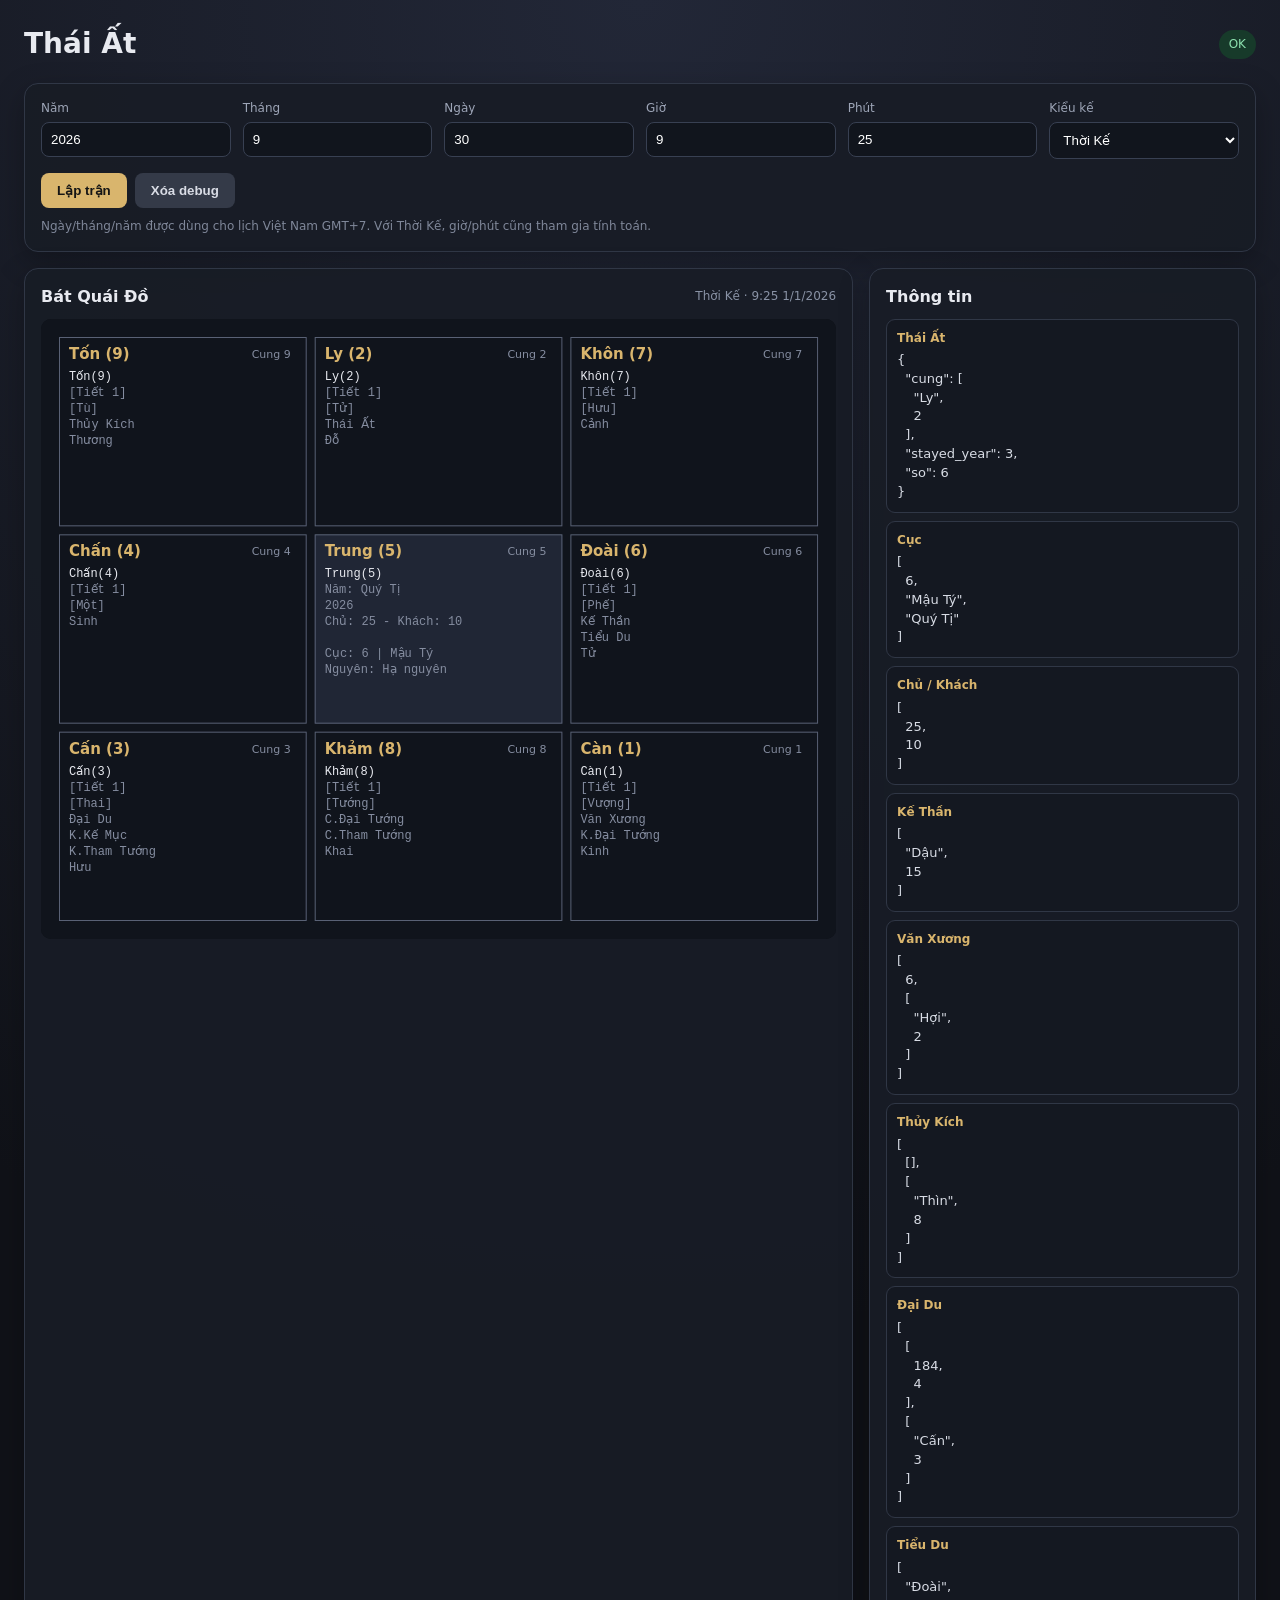
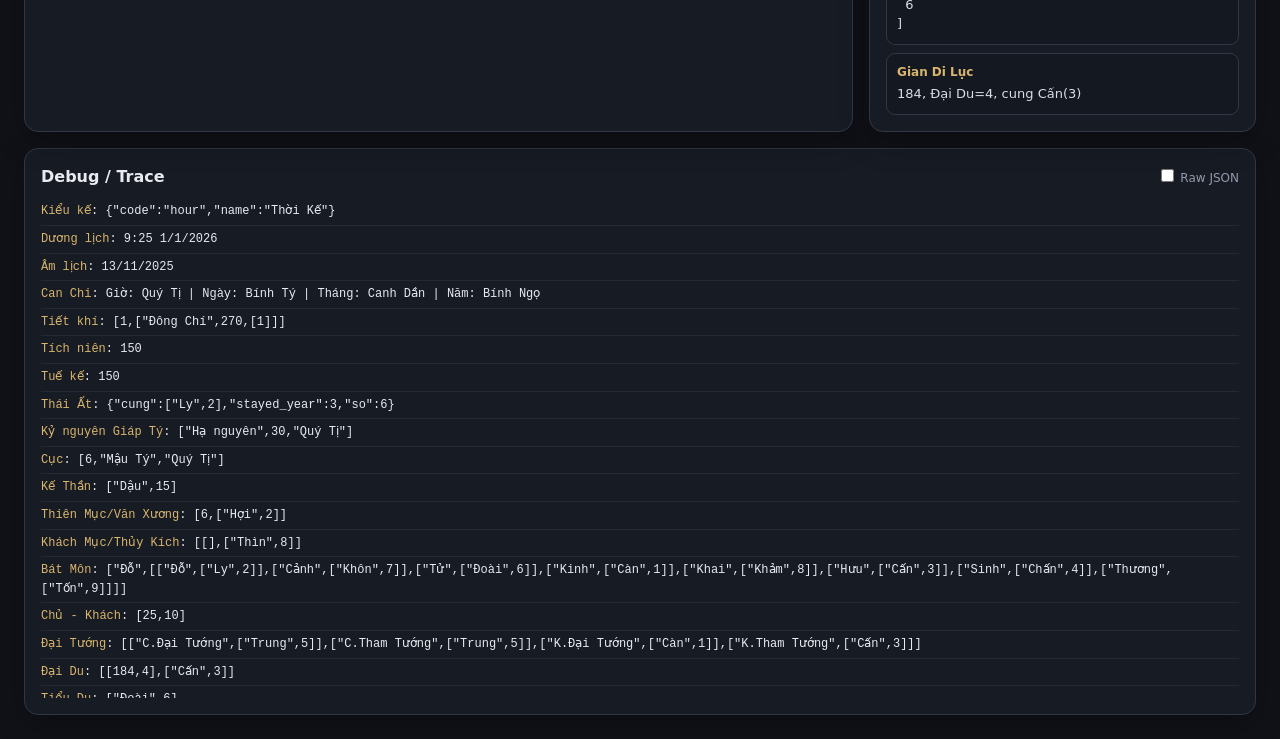
<file: ThaiAt/index.html>
<!doctype html>
<html lang="vi">
<head>
  <meta charset="UTF-8">
  <meta name="viewport" content="width=device-width,initial-scale=1">
  <title>Thái Ất — HTML + JavaScript</title>
  <link rel="stylesheet" href="./styles.css">
</head>
<body>
<div class="app">
  <header>
    <div>
      <h1>Thái Ất</h1>
      <!-- <p>Motoko → JavaScript: Types → Solar24 → Calendar Adapter → ThaiAt → Canvas</p> -->
    </div>
    <span id="engineStatus" class="badge">Đang khởi tạo…</span>
  </header>

  <section class="panel input-panel">
    <div class="fields">
      <label>Năm <input id="year" type="number" value="2026"></label>
      <label>Tháng <input id="month" type="number" min="1" max="12" value="9"></label>
      <label>Ngày <input id="day" type="number" min="1" max="31" value="30"></label>
      <label>Giờ <input id="hour" type="number" min="0" max="23" value="9"></label>
      <label>Phút <input id="minute" type="number" min="0" max="59" value="25"></label>
      <label>Kiểu kế
        <select id="keType">
          <option value="year">Tuế Kế</option>
          <option value="month">Nguyệt Kế</option>
          <option value="day">Nhật Kế (skeleton)</option>
          <option value="hour" selected>Thời Kế</option>
        </select>
      </label>
    </div>
    <div class="actions">
      <button id="calculate">Lập trận</button>
      <button id="clearDebug" class="secondary">Xóa debug</button>
    </div>
    <p class="hint">Ngày/tháng/năm được dùng cho lịch Việt Nam GMT+7. Với Thời Kế, giờ/phút cũng tham gia tính toán.</p>
  </section>

  <main class="grid">
    <section class="panel board-panel">
      <div class="panel-title"><h2>Bát Quái Đồ</h2><span id="boardMeta"></span></div>
      <canvas id="batQuaiCanvas"></canvas>
    </section>

    <aside class="panel info-panel">
      <div class="panel-title"><h2>Thông tin</h2></div>
      <div id="summary" class="summary"></div>
    </aside>
  </main>

  <section class="panel debug-panel">
    <div class="panel-title">
      <h2>Debug / Trace</h2>
      <label class="inline-check"><input id="showRaw" type="checkbox"> Raw JSON</label>
    </div>
    <div id="debug" class="debug"></div>
    <pre id="rawDebug" class="raw hidden"></pre>
  </section>
</div>
<script type="module" src="./js/app.js"></script>
</body>
</html>
</file>
<file: ThaiAt/styles.css>
:root{font-family:Inter,system-ui,-apple-system,"Segoe UI",sans-serif;color:#e8eaf0;background:#101218;line-height:1.45}
*{box-sizing:border-box}body{margin:0;background:radial-gradient(circle at top,#222737,#101218 55%)}
.app{max-width:1500px;margin:auto;padding:24px}header{display:flex;justify-content:space-between;align-items:center;margin-bottom:18px}h1,h2,p{margin:0}h1{font-size:28px}header p{color:#9299aa}.badge{padding:6px 10px;border-radius:999px;background:#242a38;color:#b8c0d5;font-size:12px}.badge.ok{background:#173a2a;color:#8ce0ae}.badge.err{background:#4a2025;color:#ffabb5}
.panel{background:rgba(24,28,38,.94);border:1px solid #303746;border-radius:14px;box-shadow:0 10px 30px #0004;padding:16px}.input-panel{margin-bottom:16px}.fields{display:grid;grid-template-columns:repeat(6,minmax(110px,1fr));gap:12px}.fields label{font-size:12px;color:#9da5b7}.fields input,.fields select{display:block;width:100%;margin-top:5px;background:#11151d;border:1px solid #384052;color:#fff;border-radius:8px;padding:9px}.actions{display:flex;gap:8px;margin-top:14px}.actions button{border:0;border-radius:8px;padding:10px 16px;background:#d9b56d;color:#151515;font-weight:700;cursor:pointer}.actions .secondary{background:#343a48;color:#d9dce5}.hint{margin-top:10px;color:#7f8799;font-size:12px}
.grid{display:grid;grid-template-columns:minmax(600px,1.5fr) minmax(320px,.7fr);gap:16px}.panel-title{display:flex;align-items:center;justify-content:space-between;margin-bottom:10px}.panel-title h2{font-size:16px}.panel-title span{font-size:12px;color:#8992a5}.board-panel{min-height:650px}#batQuaiCanvas{width:100%;height:620px;display:block;background:#0d1016;border-radius:10px}.summary{display:grid;gap:8px}.summary-card{padding:10px;border:1px solid #303746;border-radius:9px;background:#141821}.summary-card b{display:block;color:#d9b56d;font-size:12px;margin-bottom:4px}.summary-card div{white-space:pre-wrap;color:#d8dce5;font-size:13px}.debug-panel{margin-top:16px}.debug{max-height:500px;overflow:auto;font:12px/1.55 ui-monospace,SFMono-Regular,Consolas,monospace}.debug-line{padding:4px 0;border-bottom:1px solid #242936}.debug-key{color:#d9b56d}.raw{max-height:500px;overflow:auto;background:#0b0e13;padding:12px;border-radius:8px;font-size:11px}.hidden{display:none}.inline-check{font-size:12px;color:#9299aa}
@media(max-width:1000px){.fields{grid-template-columns:repeat(3,1fr)}.grid{grid-template-columns:1fr}.board-panel{min-height:auto}}@media(max-width:600px){.app{padding:10px}.fields{grid-template-columns:repeat(2,1fr)}#batQuaiCanvas{height:520px}}
</file>
